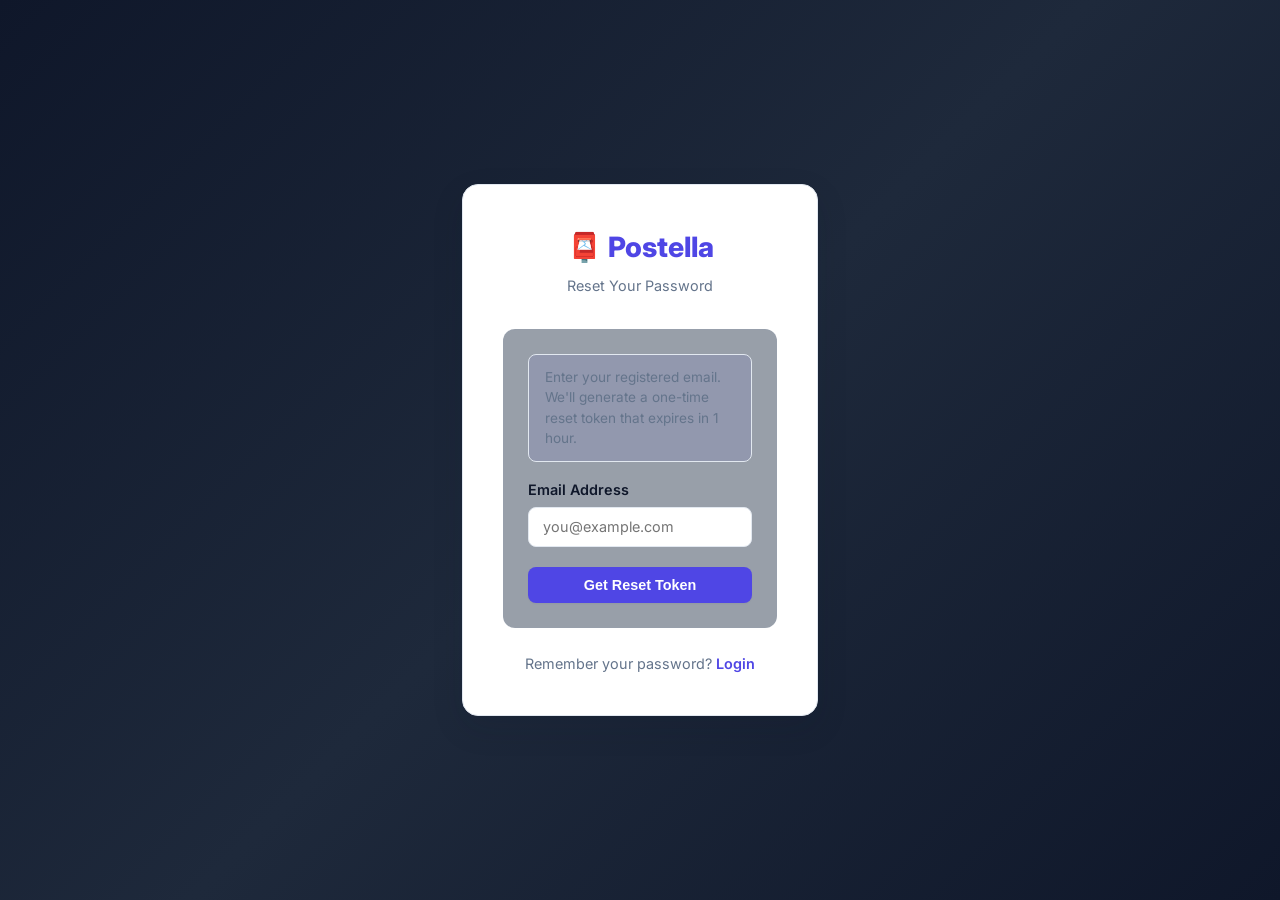
<file: static/forgot-password.html>
<!DOCTYPE html>
<html lang="en">
<head>
    <meta charset="UTF-8">
    <meta name="viewport" content="width=device-width, initial-scale=1.0">
    <title>Reset Password — Postella</title>
    <link rel="stylesheet" href="https://fonts.googleapis.com/css2?family=Inter:wght@400;500;600;700;800&display=swap">
    <link rel="stylesheet" href="/static/css/style.css">
    <link rel="icon" href="data:image/svg+xml,<svg xmlns='http://www.w3.org/2000/svg' viewBox='0 0 100 100'><text y='.9em' font-size='90'>📮</text></svg>">
    <style>
        .step { display: none; }
        .step.active { display: block; }
        .token-display {
            background: var(--bg-color, #f3f4f6);
            border: 1px solid var(--border-color, #e5e7eb);
            border-radius: 8px;
            padding: 1rem;
            margin: 1rem 0;
            word-break: break-all;
            font-family: monospace;
            font-size: 0.85rem;
            line-height: 1.5;
            position: relative;
        }
        .token-display .copy-btn {
            position: absolute;
            top: 0.5rem;
            right: 0.5rem;
            background: var(--primary-color);
            color: #fff;
            border: none;
            border-radius: 4px;
            padding: 0.25rem 0.5rem;
            font-size: 0.75rem;
            cursor: pointer;
        }
        .token-display .copy-btn:hover { opacity: 0.85; }
        .info-box {
            background: var(--primary-light, rgba(79, 70, 229, 0.08));
            border: 1px solid var(--border-color, #e5e7eb);
            border-radius: 8px;
            padding: 0.75rem 1rem;
            margin-bottom: 1rem;
            font-size: 0.85rem;
            color: var(--text-secondary, #64748b);
            line-height: 1.5;
        }
        .divider {
            display: flex;
            align-items: center;
            gap: 0.75rem;
            margin: 1.5rem 0;
            color: var(--text-secondary, #6b7280);
            font-size: 0.85rem;
        }
        .divider::before, .divider::after {
            content: '';
            flex: 1;
            height: 1px;
            background: var(--border-color, #e5e7eb);
        }
    </style>
</head>
<body class="auth-page">
    <div class="auth-container">
        <div class="auth-box">
            <h1>📮 Postella</h1>
            <p class="subtitle">Reset Your Password</p>

            <!-- Step 1: Request token -->
            <div id="step1" class="step active">
                <div class="info-box">
                    Enter your registered email. We'll generate a one-time reset token that expires in 1 hour.
                </div>

                <form id="requestResetForm">
                    <div class="form-group">
                        <label for="email">Email Address</label>
                        <input type="email" id="email" name="email" required placeholder="you@example.com">
                    </div>
                    <button type="submit" class="btn btn-primary btn-block">Get Reset Token</button>
                </form>

                <div id="tokenResult" style="display:none;">
                    <div class="divider">Your Reset Token</div>
                    <div class="token-display">
                        <button class="copy-btn" onclick="copyToken()">Copy</button>
                        <span id="tokenValue"></span>
                    </div>
                    <button class="btn btn-primary btn-block" onclick="goToStep2()">Continue to Reset Password →</button>
                </div>

                <div id="noAccountMsg" style="display:none;">
                    <div class="divider">Result</div>
                    <div class="info-box">
                        If an account with that email exists, a token was generated. Check above or try again.
                    </div>
                </div>
            </div>

            <!-- Step 2: Enter token + new password -->
            <div id="step2" class="step">
                <div class="info-box">
                    Paste the reset token you received, then choose your new password.
                </div>

                <form id="resetPasswordForm">
                    <div class="form-group">
                        <label for="resetToken">Reset Token</label>
                        <input type="text" id="resetToken" name="resetToken" required placeholder="Paste your token here">
                    </div>
                    <div class="form-group">
                        <label for="newPassword">New Password</label>
                        <input type="password" id="newPassword" name="newPassword" required minlength="8" placeholder="Minimum 8 characters">
                    </div>
                    <div class="form-group">
                        <label for="confirmNewPassword">Confirm New Password</label>
                        <input type="password" id="confirmNewPassword" name="confirmNewPassword" required minlength="8" placeholder="Re-enter new password">
                    </div>
                    <button type="submit" class="btn btn-primary btn-block">Reset Password</button>
                </form>
                <p style="text-align:center;margin-top:1rem;">
                    <a href="#" onclick="goToStep1(); return false;" style="color:var(--primary-color);font-size:0.9rem;">← Back to Step 1</a>
                </p>
            </div>

            <p class="auth-footer">
                Remember your password? <a href="/login.html">Login</a>
            </p>
        </div>
    </div>

    <script src="/static/js/app.js"></script>
    <script>
        let generatedToken = '';

        function goToStep1() {
            document.getElementById('step1').classList.add('active');
            document.getElementById('step2').classList.remove('active');
        }

        function goToStep2() {
            document.getElementById('step1').classList.remove('active');
            document.getElementById('step2').classList.add('active');
            if (generatedToken) {
                document.getElementById('resetToken').value = generatedToken;
            }
        }

        function copyToken() {
            navigator.clipboard.writeText(generatedToken).then(() => {
                toast('Token copied to clipboard', 'success');
            });
        }

        // Step 1: Request reset token
        document.getElementById('requestResetForm').addEventListener('submit', async (e) => {
            e.preventDefault();
            const btn = e.target.querySelector('button[type="submit"]');
            setLoading(btn, true);

            const email = document.getElementById('email').value;

            try {
                const data = await apiCall('/auth/forgot-password', {
                    method: 'POST',
                    body: JSON.stringify({ email }),
                    skipAuthRedirect: true
                });

                if (data.reset_token) {
                    generatedToken = data.reset_token;
                    document.getElementById('tokenValue').textContent = data.reset_token;
                    document.getElementById('tokenResult').style.display = 'block';
                    document.getElementById('noAccountMsg').style.display = 'none';
                    toast('Reset token generated!', 'success');
                } else {
                    document.getElementById('tokenResult').style.display = 'none';
                    document.getElementById('noAccountMsg').style.display = 'block';
                    toast('No account found with that email.', 'info');
                }
            } catch (error) {
                toast(error.message, 'error');
            } finally {
                setLoading(btn, false);
            }
        });

        // Step 2: Reset password with token
        document.getElementById('resetPasswordForm').addEventListener('submit', async (e) => {
            e.preventDefault();
            const btn = e.target.querySelector('button[type="submit"]');

            const newPassword = document.getElementById('newPassword').value;
            const confirmPassword = document.getElementById('confirmNewPassword').value;

            if (newPassword !== confirmPassword) {
                toast('Passwords do not match', 'error');
                return;
            }

            if (newPassword.length < 8) {
                toast('Password must be at least 8 characters', 'error');
                return;
            }

            setLoading(btn, true);

            try {
                const data = await apiCall('/auth/reset-password', {
                    method: 'POST',
                    body: JSON.stringify({
                        token: document.getElementById('resetToken').value.trim(),
                        new_password: newPassword
                    }),
                    skipAuthRedirect: true
                });

                toast(data.message, 'success');
                setTimeout(() => {
                    window.location.href = '/login.html';
                }, 2000);
            } catch (error) {
                toast(error.message, 'error');
            } finally {
                setLoading(btn, false);
            }
        });
    </script>
</body>
</html>
</file>
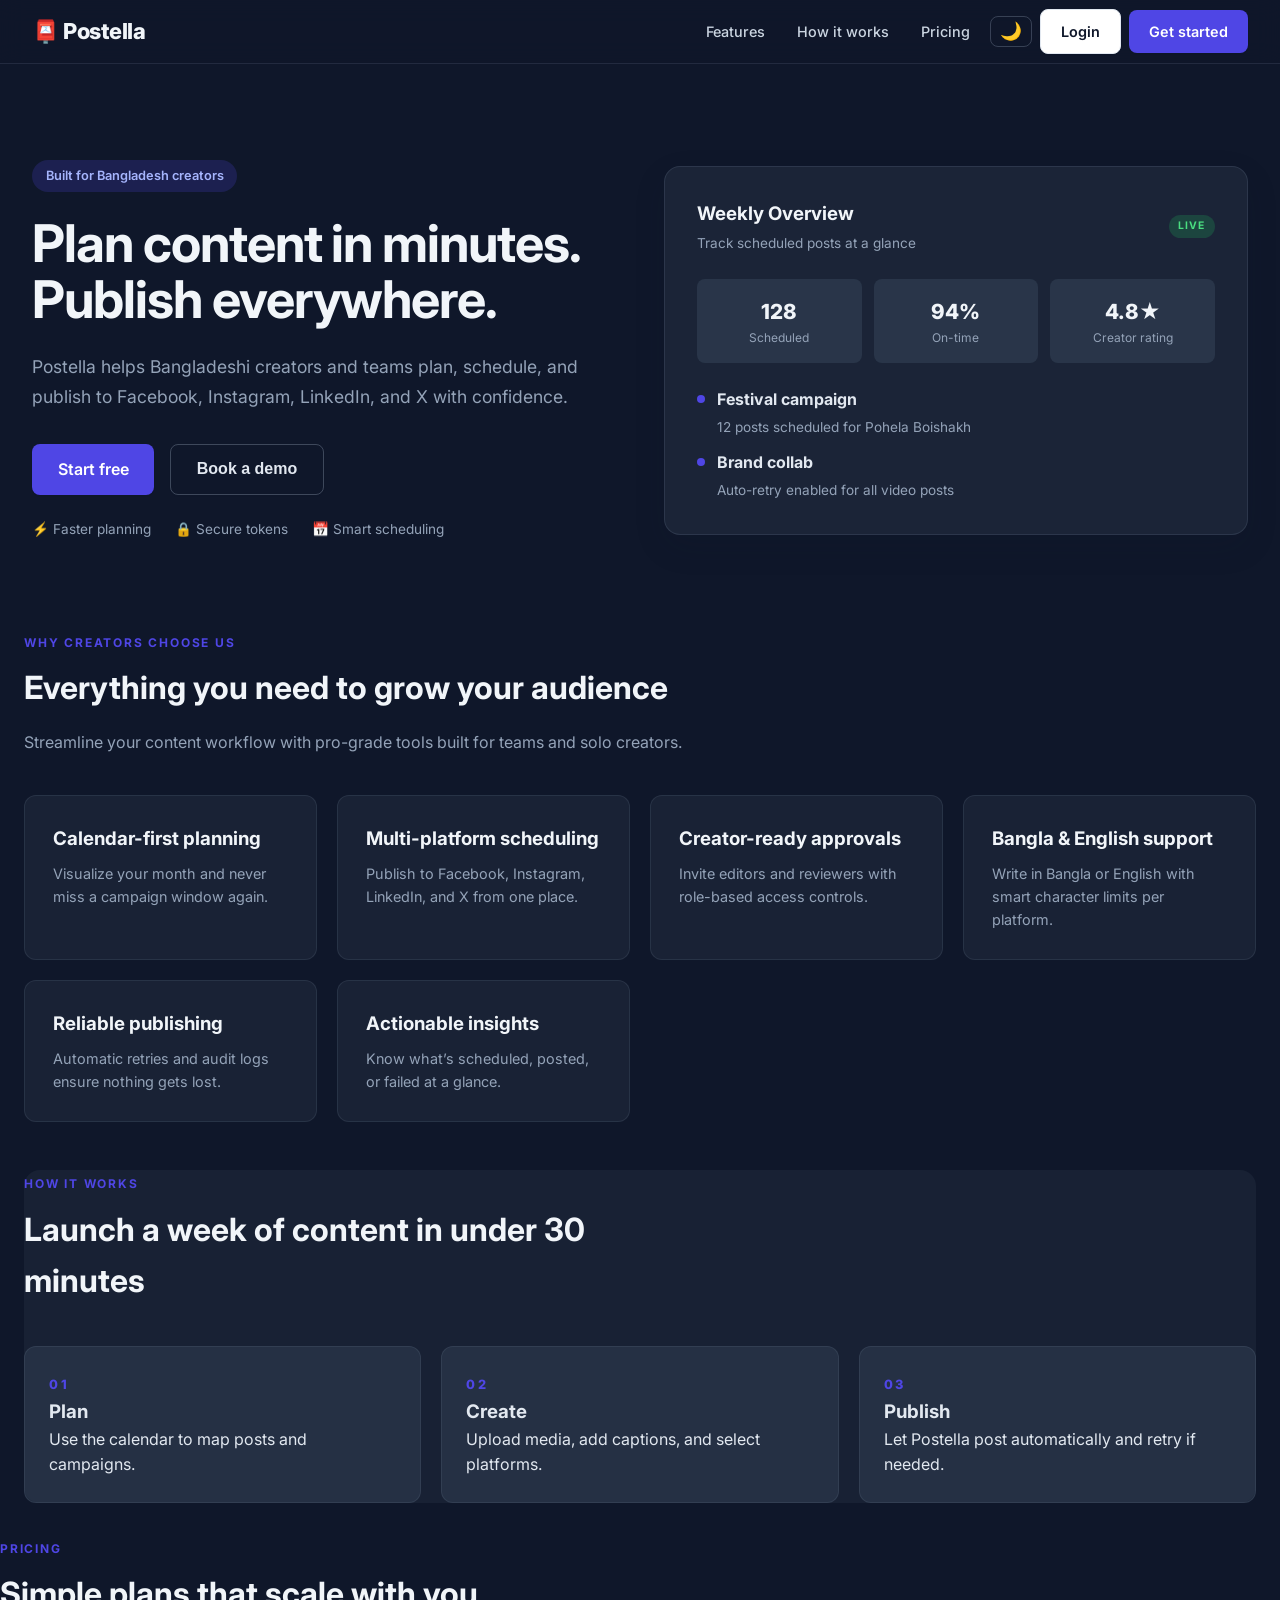
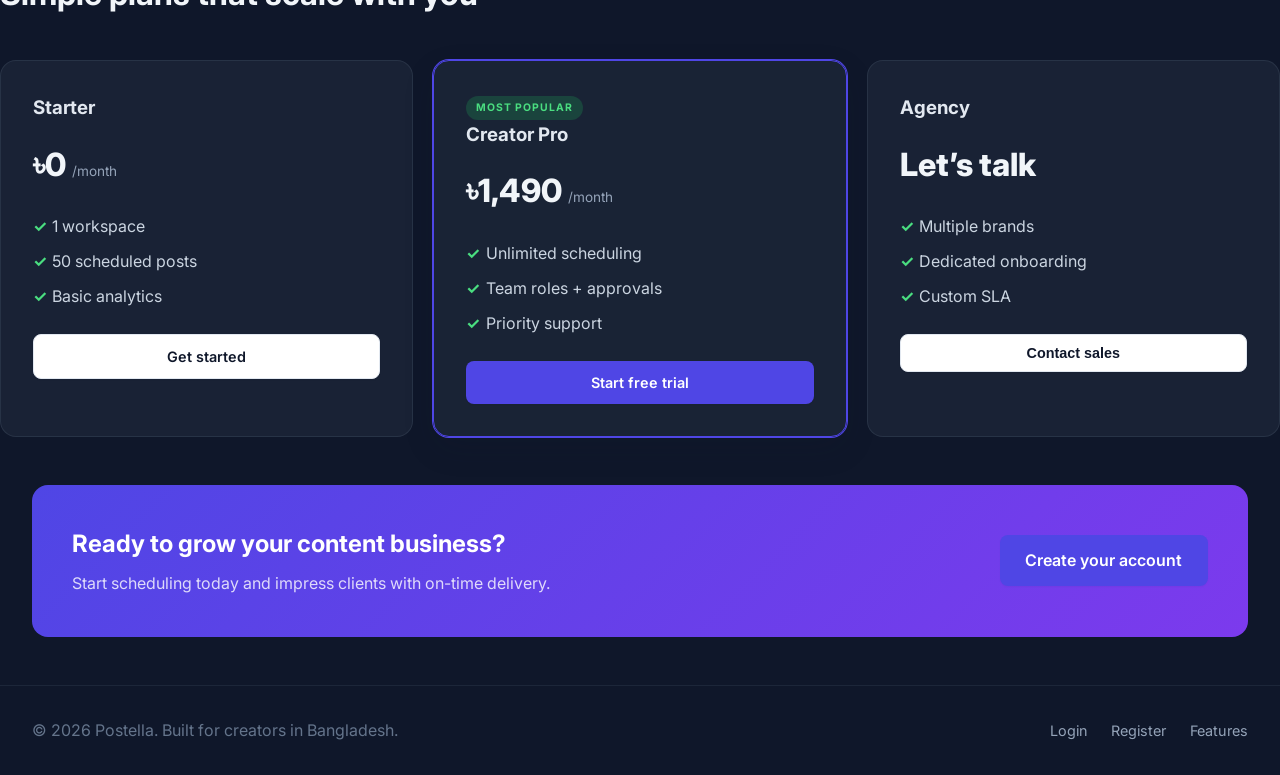
<file: static/landing.html>
<!DOCTYPE html>
<html lang="en">
<head>
    <meta charset="UTF-8">
    <meta name="viewport" content="width=device-width, initial-scale=1.0">
    <title>Postella — Plan, Schedule, Publish</title>
    <link rel="stylesheet" href="https://fonts.googleapis.com/css2?family=Inter:wght@400;500;600;700;800&display=swap">
    <link rel="stylesheet" href="/static/css/style.css">
    <link rel="icon" href="data:image/svg+xml,<svg xmlns='http://www.w3.org/2000/svg' viewBox='0 0 100 100'><text y='.9em' font-size='90'>📮</text></svg>">
</head>
<body class="landing-page">
    <nav class="navbar landing-nav">
        <div class="nav-brand">📮 Postella</div>
        <button class="nav-toggle" aria-label="Menu">
            <svg viewBox="0 0 24 24" fill="none" stroke="currentColor" stroke-width="2"><path d="M3 12h18M3 6h18M3 18h18"/></svg>
        </button>
        <div class="nav-menu">
            <a href="#features" class="nav-link">Features</a>
            <a href="#how" class="nav-link">How it works</a>
            <a href="#pricing" class="nav-link">Pricing</a>
            <button class="theme-toggle" onclick="toggleTheme()" title="Toggle theme">🌙</button>
            <a href="/login.html" class="btn btn-secondary">Login</a>
            <a href="/register.html" class="btn btn-primary">Get started</a>
        </div>
    </nav>

    <header class="hero">
        <div class="hero-content">
            <div class="hero-badge">Built for Bangladesh creators</div>
            <h1>Plan content in minutes. Publish everywhere.</h1>
            <p>
                Postella helps Bangladeshi creators and teams plan, schedule, and publish
                to Facebook, Instagram, LinkedIn, and X with confidence.
            </p>
            <div class="hero-actions">
                <a href="/register.html" class="btn btn-primary btn-lg">Start free</a>
                <button class="btn btn-ghost btn-lg" onclick="openBookingModal('demo')">Book a demo</button>
            </div>
            <div class="hero-proof">
                <span>⚡ Faster planning</span>
                <span>🔒 Secure tokens</span>
                <span>📅 Smart scheduling</span>
            </div>
        </div>
        <div class="hero-card">
            <div class="hero-card-header">
                <div>
                    <h3>Weekly Overview</h3>
                    <p>Track scheduled posts at a glance</p>
                </div>
                <span class="pill">Live</span>
            </div>
            <div class="hero-metrics">
                <div class="metric">
                    <div class="metric-value">128</div>
                    <div class="metric-label">Scheduled</div>
                </div>
                <div class="metric">
                    <div class="metric-value">94%</div>
                    <div class="metric-label">On-time</div>
                </div>
                <div class="metric">
                    <div class="metric-value">4.8★</div>
                    <div class="metric-label">Creator rating</div>
                </div>
            </div>
            <div class="hero-list">
                <div class="hero-list-item">
                    <span class="dot"></span>
                    <div>
                        <strong>Festival campaign</strong>
                        <p>12 posts scheduled for Pohela Boishakh</p>
                    </div>
                </div>
                <div class="hero-list-item">
                    <span class="dot"></span>
                    <div>
                        <strong>Brand collab</strong>
                        <p>Auto-retry enabled for all video posts</p>
                    </div>
                </div>
            </div>
        </div>
    </header>

    <section id="features" class="section landing-section">
        <div class="section-head">
            <span class="eyebrow">Why creators choose us</span>
            <h2>Everything you need to grow your audience</h2>
            <p>Streamline your content workflow with pro-grade tools built for teams and solo creators.</p>
        </div>
        <div class="feature-grid">
            <div class="feature-card">
                <h3>Calendar-first planning</h3>
                <p>Visualize your month and never miss a campaign window again.</p>
            </div>
            <div class="feature-card">
                <h3>Multi-platform scheduling</h3>
                <p>Publish to Facebook, Instagram, LinkedIn, and X from one place.</p>
            </div>
            <div class="feature-card">
                <h3>Creator-ready approvals</h3>
                <p>Invite editors and reviewers with role-based access controls.</p>
            </div>
            <div class="feature-card">
                <h3>Bangla & English support</h3>
                <p>Write in Bangla or English with smart character limits per platform.</p>
            </div>
            <div class="feature-card">
                <h3>Reliable publishing</h3>
                <p>Automatic retries and audit logs ensure nothing gets lost.</p>
            </div>
            <div class="feature-card">
                <h3>Actionable insights</h3>
                <p>Know what’s scheduled, posted, or failed at a glance.</p>
            </div>
        </div>
    </section>

    <section id="how" class="landing-section alt">
        <div class="section-head">
            <span class="eyebrow">How it works</span>
            <h2>Launch a week of content in under 30 minutes</h2>
        </div>
        <div class="steps">
            <div class="step">
                <span class="step-number">01</span>
                <h3>Plan</h3>
                <p>Use the calendar to map posts and campaigns.</p>
            </div>
            <div class="step">
                <span class="step-number">02</span>
                <h3>Create</h3>
                <p>Upload media, add captions, and select platforms.</p>
            </div>
            <div class="step">
                <span class="step-number">03</span>
                <h3>Publish</h3>
                <p>Let Postella post automatically and retry if needed.</p>
            </div>
        </div>
    </section>

    <section id="pricing" class="landing-section">
        <div class="section-head">
            <span class="eyebrow">Pricing</span>
            <h2>Simple plans that scale with you</h2>
        </div>
        <div class="pricing-grid">
            <div class="pricing-card">
                <h3>Starter</h3>
                <p class="price">৳0 <span>/month</span></p>
                <ul>
                    <li>1 workspace</li>
                    <li>50 scheduled posts</li>
                    <li>Basic analytics</li>
                </ul>
                <a href="/register.html" class="btn btn-secondary btn-block">Get started</a>
            </div>
            <div class="pricing-card featured">
                <div class="pill">Most popular</div>
                <h3>Creator Pro</h3>
                <p class="price">৳1,490 <span>/month</span></p>
                <ul>
                    <li>Unlimited scheduling</li>
                    <li>Team roles + approvals</li>
                    <li>Priority support</li>
                </ul>
                <a href="/register.html" class="btn btn-primary btn-block">Start free trial</a>
            </div>
            <div class="pricing-card">
                <h3>Agency</h3>
                <p class="price">Let’s talk</p>
                <ul>
                    <li>Multiple brands</li>
                    <li>Dedicated onboarding</li>
                    <li>Custom SLA</li>
                </ul>
                <button class="btn btn-secondary btn-block" onclick="openBookingModal('sales')">Contact sales</button>
            </div>
        </div>
    </section>

    <section class="cta">
        <div>
            <h2>Ready to grow your content business?</h2>
            <p>Start scheduling today and impress clients with on-time delivery.</p>
        </div>
        <a href="/register.html" class="btn btn-primary btn-lg">Create your account</a>
    </section>

    <footer class="footer">
        <div>© 2026 Postella. Built for creators in Bangladesh.</div>
        <div class="footer-links">
            <a href="/login.html">Login</a>
            <a href="/register.html">Register</a>
            <a href="#features">Features</a>
        </div>
    </footer>
    <script src="/static/js/app.js"></script>

    <!-- Booking / Contact Modal -->
    <div id="bookingModal" class="modal-overlay" style="display:none">
        <div class="modal-dialog">
            <button class="modal-close" onclick="closeBookingModal()" aria-label="Close">&times;</button>
            <h2 id="bookingModalTitle">Book a Demo</h2>
            <p id="bookingModalSubtitle" class="modal-subtitle">Tell us when works best and we'll set it up.</p>

            <form id="bookingForm" autocomplete="on">
                <input type="hidden" id="bookingType" value="demo">

                <div class="form-group">
                    <label for="bookingName">Name <span class="optional">(optional)</span></label>
                    <input type="text" id="bookingName" placeholder="Your name" autocomplete="name">
                </div>

                <div class="form-group">
                    <label for="bookingEmail">Email <span class="required">*</span></label>
                    <input type="email" id="bookingEmail" placeholder="you@example.com" required autocomplete="email">
                </div>

                <div class="form-row">
                    <div class="form-group">
                        <label for="bookingDate">Preferred date <span class="required">*</span></label>
                        <input type="date" id="bookingDate" required>
                    </div>
                    <div class="form-group">
                        <label for="bookingTime">Preferred time <span class="required">*</span></label>
                        <input type="time" id="bookingTime" required>
                    </div>
                </div>

                <div class="form-group">
                    <label for="bookingTimezone">Timezone</label>
                    <select id="bookingTimezone">
                        <option value="Asia/Dhaka">Asia/Dhaka (BST)</option>
                        <option value="UTC">UTC</option>
                        <option value="America/New_York">America/New_York (ET)</option>
                        <option value="Europe/London">Europe/London (GMT/BST)</option>
                        <option value="Asia/Kolkata">Asia/Kolkata (IST)</option>
                    </select>
                </div>

                <div class="form-group">
                    <label for="bookingMessage">Message <span class="optional">(optional)</span></label>
                    <textarea id="bookingMessage" rows="3" placeholder="Anything you'd like us to know…"></textarea>
                </div>

                <button type="submit" class="btn btn-primary btn-block" id="bookingSubmit">
                    <span class="btn-text">Submit request</span>
                    <span class="btn-spinner" style="display:none">⏳ Sending…</span>
                </button>
            </form>

            <div id="bookingSuccess" style="display:none" class="booking-success">
                <div class="success-icon">🎉</div>
                <h3>We've got your request!</h3>
                <p>Our team will reach out to <strong id="successEmail"></strong> shortly.</p>
                <button class="btn btn-secondary" onclick="closeBookingModal()">Close</button>
            </div>
        </div>
    </div>

    <script>
    /* ---- Booking modal logic ---- */
    (function() {
        const modal = document.getElementById('bookingModal');
        const form = document.getElementById('bookingForm');
        const success = document.getElementById('bookingSuccess');

        // Set minimum date to today
        const dateInput = document.getElementById('bookingDate');
        const today = new Date().toISOString().split('T')[0];
        dateInput.setAttribute('min', today);
        dateInput.value = today;

        // Auto-detect timezone
        try {
            const tz = Intl.DateTimeFormat().resolvedOptions().timeZone;
            const sel = document.getElementById('bookingTimezone');
            for (const opt of sel.options) {
                if (opt.value === tz) { opt.selected = true; break; }
            }
        } catch(_) {}

        window.openBookingModal = function(type) {
            const title = document.getElementById('bookingModalTitle');
            const subtitle = document.getElementById('bookingModalSubtitle');
            document.getElementById('bookingType').value = type;

            if (type === 'sales') {
                title.textContent = 'Contact Sales';
                subtitle.textContent = 'Tell us about your agency needs and we\'ll schedule a call.';
            } else {
                title.textContent = 'Book a Demo';
                subtitle.textContent = 'Tell us when works best and we\'ll set it up.';
            }

            form.style.display = '';
            success.style.display = 'none';
            form.reset();
            dateInput.value = today;
            modal.style.display = 'flex';
            document.body.style.overflow = 'hidden';
            document.getElementById('bookingEmail').focus();
        };

        window.closeBookingModal = function() {
            modal.style.display = 'none';
            document.body.style.overflow = '';
        };

        // Close on backdrop click
        modal.addEventListener('click', function(e) {
            if (e.target === modal) closeBookingModal();
        });

        // Close on Escape
        document.addEventListener('keydown', function(e) {
            if (e.key === 'Escape' && modal.style.display === 'flex') closeBookingModal();
        });

        form.addEventListener('submit', async function(e) {
            e.preventDefault();
            const btn = document.getElementById('bookingSubmit');
            const btnText = btn.querySelector('.btn-text');
            const btnSpinner = btn.querySelector('.btn-spinner');
            btn.disabled = true;
            btnText.style.display = 'none';
            btnSpinner.style.display = '';

            const payload = {
                email: document.getElementById('bookingEmail').value.trim(),
                name: document.getElementById('bookingName').value.trim() || undefined,
                preferred_date: document.getElementById('bookingDate').value,
                preferred_time: document.getElementById('bookingTime').value,
                timezone: document.getElementById('bookingTimezone').value,
                message: document.getElementById('bookingMessage').value.trim() || undefined,
                booking_type: document.getElementById('bookingType').value,
            };

            try {
                const res = await fetch('/api/contact/book-demo', {
                    method: 'POST',
                    headers: {'Content-Type': 'application/json'},
                    body: JSON.stringify(payload)
                });
                const data = await res.json();

                if (res.ok) {
                    form.style.display = 'none';
                    document.getElementById('successEmail').textContent = payload.email;
                    success.style.display = '';
                } else {
                    if (typeof toast === 'function') toast(data.error || 'Something went wrong', 'error');
                    else alert(data.error || 'Something went wrong');
                }
            } catch (err) {
                if (typeof toast === 'function') toast('Network error. Please try again.', 'error');
                else alert('Network error. Please try again.');
            } finally {
                btn.disabled = false;
                btnText.style.display = '';
                btnSpinner.style.display = 'none';
            }
        });
    })();
    </script>
</body>
</html>
</file>
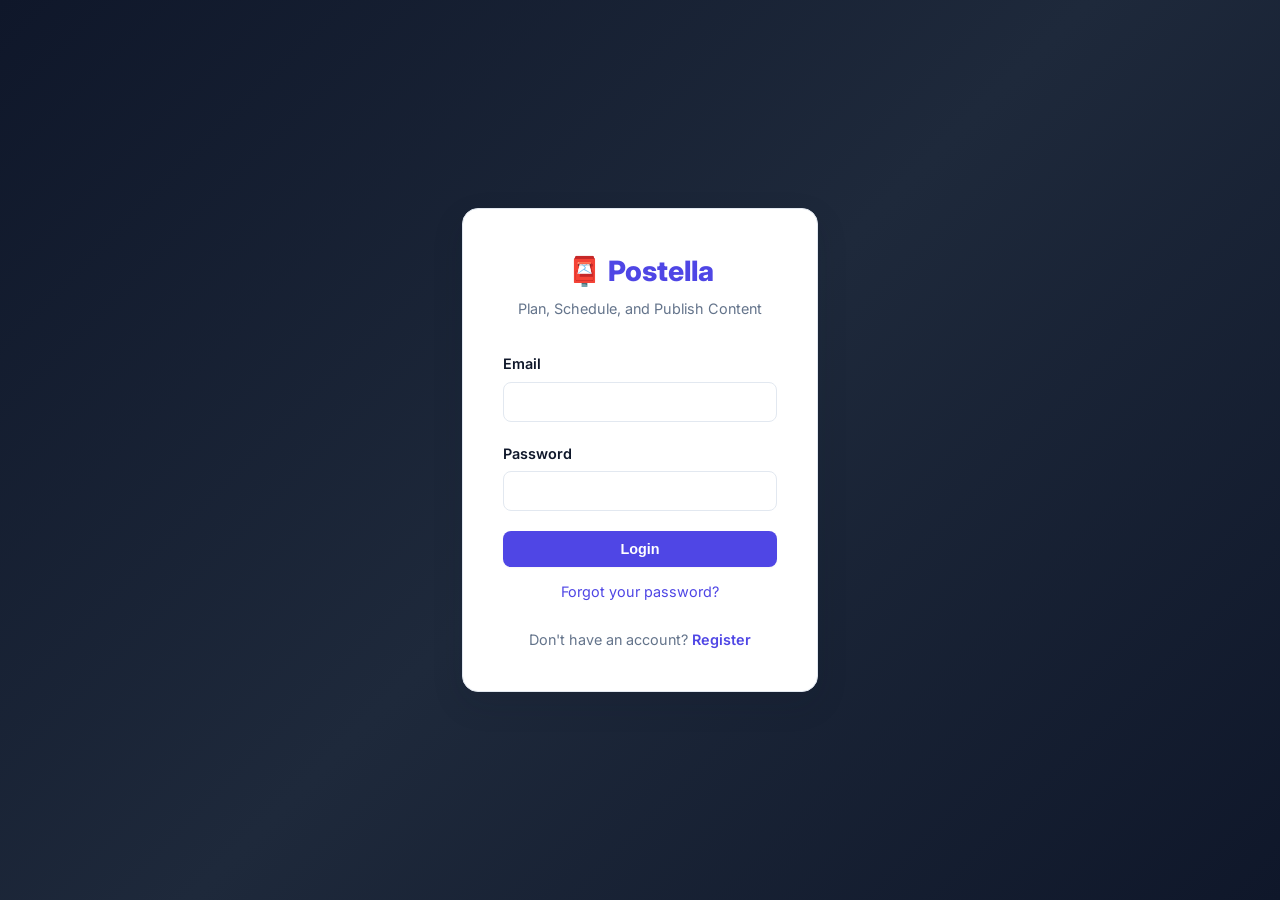
<file: static/login.html>
<!DOCTYPE html>
<html lang="en">
<head>
    <meta charset="UTF-8">
    <meta name="viewport" content="width=device-width, initial-scale=1.0">
    <title>Postella — Login</title>
    <link rel="stylesheet" href="https://fonts.googleapis.com/css2?family=Inter:wght@400;500;600;700;800&display=swap">
    <link rel="stylesheet" href="/static/css/style.css">
    <link rel="icon" href="data:image/svg+xml,<svg xmlns='http://www.w3.org/2000/svg' viewBox='0 0 100 100'><text y='.9em' font-size='90'>📮</text></svg>">
</head>
<body class="auth-page">
    <div class="auth-container">
        <div class="auth-box">
            <h1>📮 Postella</h1>
            <p class="subtitle">Plan, Schedule, and Publish Content</p>
            
            <div id="errorMessage" class="error-message" style="display: none;"></div>
            
            <form id="loginForm">
                <div class="form-group">
                    <label for="email">Email</label>
                    <input type="email" id="email" name="email" required>
                </div>
                
                <div class="form-group">
                    <label for="password">Password</label>
                    <input type="password" id="password" name="password" required>
                </div>
                
                <button type="submit" class="btn btn-primary btn-block">Login</button>
            </form>

            <p style="text-align:center;margin-top:0.75rem;">
                <a href="/forgot-password.html" style="color:var(--primary-color);font-size:0.9rem;text-decoration:none;">Forgot your password?</a>
            </p>
            
            <p class="auth-footer">
                Don't have an account? <a href="/register.html">Register</a>
            </p>
        </div>
    </div>
    
    <script src="/static/js/app.js"></script>
    <script src="/static/js/auth.js"></script>
</body>
</html>
</file>
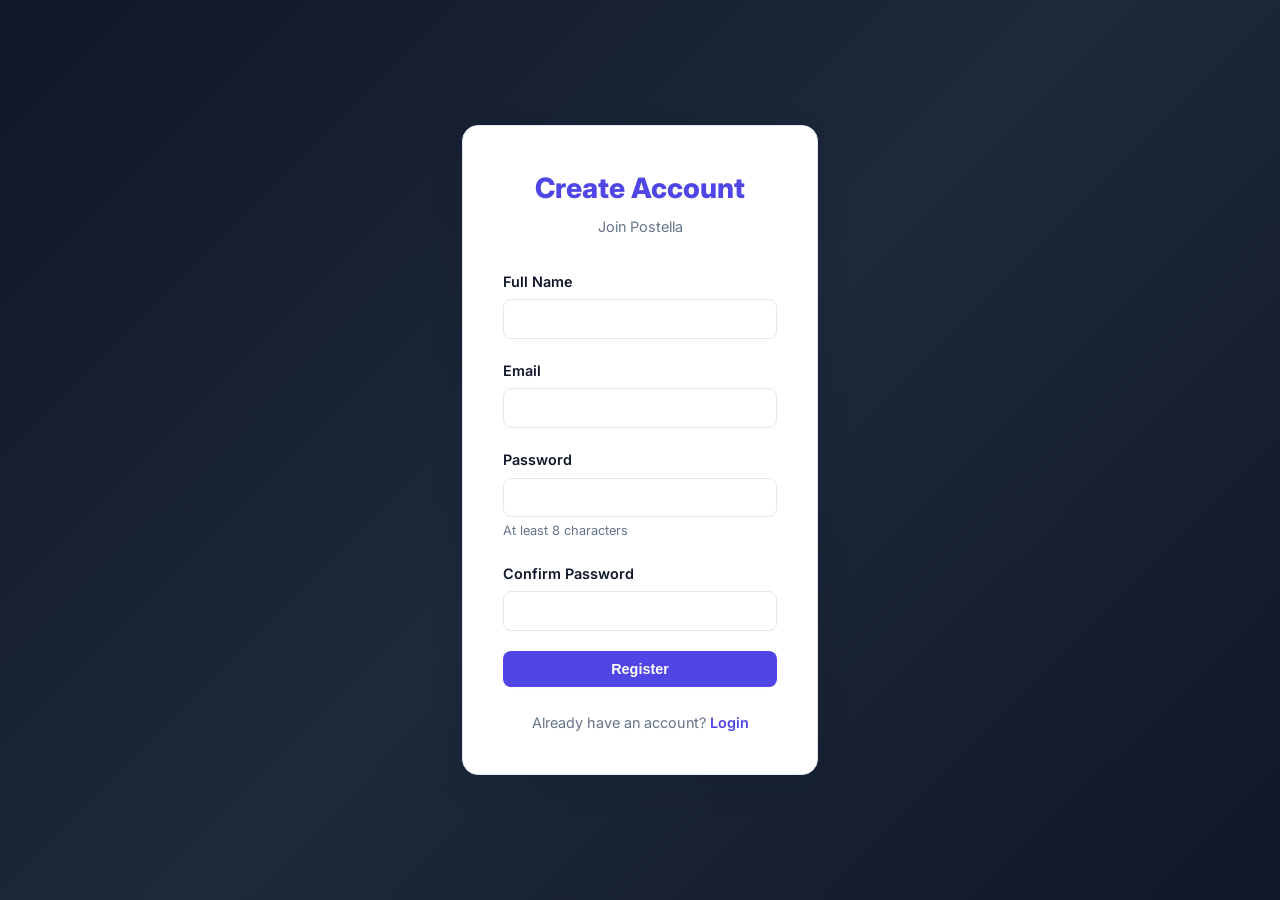
<file: static/register.html>
<!DOCTYPE html>
<html lang="en">
<head>
    <meta charset="UTF-8">
    <meta name="viewport" content="width=device-width, initial-scale=1.0">
    <title>Postella — Register</title>
    <link rel="stylesheet" href="https://fonts.googleapis.com/css2?family=Inter:wght@400;500;600;700;800&display=swap">
    <link rel="stylesheet" href="/static/css/style.css">
    <link rel="icon" href="data:image/svg+xml,<svg xmlns='http://www.w3.org/2000/svg' viewBox='0 0 100 100'><text y='.9em' font-size='90'>📮</text></svg>">
</head>
<body class="auth-page">
    <div class="auth-container">
        <div class="auth-box">
            <h1>Create Account</h1>
            <p class="subtitle">Join Postella</p>
            
            <div id="errorMessage" class="error-message" style="display: none;"></div>
            <div id="successMessage" class="success-message" style="display: none;"></div>
            
            <form id="registerForm">
                <div class="form-group">
                    <label for="fullName">Full Name</label>
                    <input type="text" id="fullName" name="full_name" required>
                </div>
                
                <div class="form-group">
                    <label for="email">Email</label>
                    <input type="email" id="email" name="email" required>
                </div>
                
                <div class="form-group">
                    <label for="password">Password</label>
                    <input type="password" id="password" name="password" required minlength="8">
                    <small>At least 8 characters</small>
                </div>
                
                <div class="form-group">
                    <label for="confirmPassword">Confirm Password</label>
                    <input type="password" id="confirmPassword" name="confirm_password" required minlength="8">
                </div>
                
                <button type="submit" class="btn btn-primary btn-block">Register</button>
            </form>
            
            <p class="auth-footer">
                Already have an account? <a href="/login.html">Login</a>
            </p>
        </div>
    </div>
    
    <script src="/static/js/app.js"></script>
    <script src="/static/js/auth.js"></script>
</body>
</html>
</file>
<file: static/css/style.css>
/* Global Styles */
:root {
    --primary-color: #4f46e5;
    --primary-hover: #4338ca;
    --primary-light: rgba(79, 70, 229, 0.08);
    --secondary-color: #6b7280;
    --success-color: #16a34a;
    --error-color: #ef4444;
    --warning-color: #f59e0b;
    --bg-color: #f8fafc;
    --card-bg: #ffffff;
    --text-primary: #0f172a;
    --text-secondary: #64748b;
    --border-color: #e2e8f0;
    --shadow-sm: 0 1px 2px rgba(15, 23, 42, 0.04);
    --shadow: 0 4px 12px rgba(15, 23, 42, 0.08);
    --shadow-lg: 0 12px 32px rgba(15, 23, 42, 0.12);
    --radius-sm: 0.5rem;
    --radius-md: 0.75rem;
    --radius-lg: 1rem;
    --transition: 0.2s cubic-bezier(0.4, 0, 0.2, 1);
    --input-bg: #ffffff;
    --nav-bg: rgba(255, 255, 255, 0.95);
    --badge-draft-bg: #f1f5f9; --badge-draft-fg: #475569;
    --badge-scheduled-bg: #dbeafe; --badge-scheduled-fg: #1d4ed8;
    --badge-posted-bg: #dcfce7; --badge-posted-fg: #15803d;
    --badge-failed-bg: #fee2e2; --badge-failed-fg: #b91c1c;
    --error-msg-bg: #fef2f2; --error-msg-fg: #b91c1c; --error-msg-border: #fecaca;
    --success-msg-bg: #f0fdf4; --success-msg-fg: #15803d; --success-msg-border: #bbf7d0;
    --calendar-day-bg: #ffffff;
    --modal-overlay: rgba(15, 23, 42, 0.5);
}

/* ── Dark Theme ── */
[data-theme="dark"] {
    --primary-light: rgba(99, 102, 241, 0.15);
    --bg-color: #0f172a;
    --card-bg: #1e293b;
    --text-primary: #e2e8f0;
    --text-secondary: #94a3b8;
    --border-color: #334155;
    --shadow-sm: 0 1px 2px rgba(0, 0, 0, 0.3);
    --shadow: 0 4px 12px rgba(0, 0, 0, 0.4);
    --shadow-lg: 0 12px 32px rgba(0, 0, 0, 0.5);
    --input-bg: #1e293b;
    --nav-bg: rgba(15, 23, 42, 0.95);
    --badge-draft-bg: #334155; --badge-draft-fg: #94a3b8;
    --badge-scheduled-bg: rgba(59, 130, 246, 0.2); --badge-scheduled-fg: #60a5fa;
    --badge-posted-bg: rgba(34, 197, 94, 0.2); --badge-posted-fg: #4ade80;
    --badge-failed-bg: rgba(239, 68, 68, 0.2); --badge-failed-fg: #f87171;
    --error-msg-bg: rgba(239, 68, 68, 0.1); --error-msg-fg: #f87171; --error-msg-border: rgba(239, 68, 68, 0.25);
    --success-msg-bg: rgba(34, 197, 94, 0.1); --success-msg-fg: #4ade80; --success-msg-border: rgba(34, 197, 94, 0.25);
    --calendar-day-bg: #1e293b;
    --modal-overlay: rgba(0, 0, 0, 0.6);
}

* { margin: 0; padding: 0; box-sizing: border-box; }

body {
    font-family: 'Inter', -apple-system, BlinkMacSystemFont, 'Segoe UI', Roboto, sans-serif;
    background-color: var(--bg-color);
    color: var(--text-primary);
    line-height: 1.6;
    -webkit-font-smoothing: antialiased;
}

.landing-page { background: #0f172a; color: #e2e8f0; }
.dashboard-page { background: var(--bg-color); }

.container { max-width: 1280px; margin: 0 auto; padding: 24px; }

/* ── Toast Notifications ── */
.toast-container {
    position: fixed; top: 20px; right: 20px; z-index: 9999;
    display: flex; flex-direction: column; gap: 10px;
}
.toast {
    padding: 14px 20px; border-radius: var(--radius-sm);
    color: #fff; font-weight: 500; font-size: 0.9rem;
    box-shadow: var(--shadow-lg); min-width: 280px; max-width: 420px;
    display: flex; align-items: center; gap: 10px;
    animation: slideIn 0.3s ease;
}
.toast-success { background: #059669; }
.toast-error { background: #dc2626; }
.toast-info { background: #2563eb; }
.toast-close {
    margin-left: auto; background: none; border: none;
    color: inherit; cursor: pointer; font-size: 1.1rem; opacity: 0.8;
}
.toast-close:hover { opacity: 1; }
@keyframes slideIn { from { transform: translateX(100%); opacity: 0; } to { transform: translateX(0); opacity: 1; } }
@keyframes slideOut { from { opacity: 1; } to { transform: translateX(100%); opacity: 0; } }

/* ── Navigation ── */
.navbar {
    background: var(--nav-bg);
    border-bottom: 1px solid var(--border-color);
    padding: 0 2rem; height: 64px;
    display: flex; justify-content: space-between; align-items: center;
    box-shadow: var(--shadow-sm);
    position: sticky; top: 0; z-index: 100;
    backdrop-filter: blur(12px);
}
.landing-nav {
    background: rgba(15, 23, 42, 0.8);
    border-bottom: 1px solid rgba(148, 163, 184, 0.15);
    box-shadow: none;
}
.landing-nav .nav-brand { color: #f1f5f9; }
.landing-nav .nav-link { color: #cbd5e1; }
.landing-nav .nav-link:hover, .landing-nav .nav-link.active {
    background: rgba(148, 163, 184, 0.15); color: #fff;
}
.nav-brand { font-size: 1.375rem; font-weight: 800; color: var(--primary-color); letter-spacing: -0.02em; }
.nav-menu { display: flex; gap: 0.5rem; align-items: center; }
.nav-link {
    color: var(--text-secondary); text-decoration: none; font-weight: 500;
    padding: 0.4rem 0.75rem; border-radius: var(--radius-sm);
    transition: color var(--transition), background var(--transition); font-size: 0.9rem;
}
.nav-link:hover, .nav-link.active { color: var(--primary-color); background: var(--primary-light); }

/* Mobile hamburger */
.nav-toggle { display: none; background: none; border: none; cursor: pointer; padding: 0.5rem; color: var(--text-primary); }
.nav-toggle svg { width: 24px; height: 24px; }
.landing-nav .nav-toggle { color: #e2e8f0; }

/* ── Dashboard Hero ── */
.dashboard-hero {
    background: linear-gradient(135deg, #4f46e5 0%, #7c3aed 100%);
    border-radius: var(--radius-lg); padding: 2.5rem; color: #fff;
    display: flex; justify-content: space-between; align-items: center;
    gap: 1.5rem; box-shadow: var(--shadow-lg); margin-bottom: 2rem;
}
.dashboard-hero h1 { font-size: 1.75rem; margin-bottom: 0.25rem; }
.dashboard-hero p { color: rgba(255,255,255,0.8); }
.dashboard-actions { display: flex; gap: 0.75rem; flex-wrap: wrap; }

/* ── Page Header ── */
.page-header {
    display: flex; justify-content: space-between; align-items: center; margin-bottom: 2rem;
}
.page-header h1 { font-size: 1.75rem; font-weight: 700; }

/* ── Buttons ── */
.btn {
    padding: 0.625rem 1.25rem; border: none; border-radius: var(--radius-sm);
    font-size: 0.9rem; font-weight: 600; cursor: pointer;
    transition: all var(--transition); text-decoration: none; display: inline-flex;
    align-items: center; justify-content: center; gap: 0.5rem;
    box-shadow: var(--shadow-sm); white-space: nowrap;
}
.btn:disabled, .btn.loading { opacity: 0.6; pointer-events: none; }
.btn.loading::after {
    content: ''; width: 14px; height: 14px; border: 2px solid transparent;
    border-top-color: currentColor; border-radius: 50%;
    animation: spin 0.6s linear infinite;
}
@keyframes spin { to { transform: rotate(360deg); } }
.btn-lg { padding: 0.8rem 1.6rem; font-size: 1rem; }
.btn-sm { padding: 0.4rem 0.8rem; font-size: 0.8rem; }
.btn-ghost {
    background: transparent; color: #e2e8f0;
    border: 1px solid rgba(148, 163, 184, 0.35);
}
.btn-ghost:hover { background: rgba(148, 163, 184, 0.12); transform: translateY(-1px); }
.btn-primary { background: var(--primary-color); color: #fff; }
.btn-primary:hover { background: var(--primary-hover); transform: translateY(-1px); box-shadow: var(--shadow); }
.btn-secondary { background: var(--card-bg); color: var(--text-primary); border: 1px solid var(--border-color); }
.btn-secondary:hover { background: var(--bg-color); transform: translateY(-1px); }
.btn-block { width: 100%; }
.btn-danger { background: var(--error-color); color: #fff; }
.btn-danger:hover { background: #dc2626; }

/* ── Stats Cards ── */
.stats-grid {
    display: grid; grid-template-columns: repeat(auto-fit, minmax(220px, 1fr));
    gap: 1rem; margin-bottom: 2rem;
}
.stat-card {
    background: var(--card-bg); padding: 1.5rem; border-radius: var(--radius-md);
    box-shadow: var(--shadow-sm); border: 1px solid var(--border-color);
    transition: transform var(--transition), box-shadow var(--transition);
}
.stat-card:hover { transform: translateY(-2px); box-shadow: var(--shadow); }
.stat-value { font-size: 2rem; font-weight: 800; color: var(--primary-color); margin-bottom: 0.25rem; }
.stat-label { color: var(--text-secondary); font-size: 0.8rem; text-transform: uppercase; letter-spacing: 0.06em; font-weight: 600; }

/* ── Sections ── */
.section {
    background: var(--card-bg); padding: 1.5rem; border-radius: var(--radius-md);
    box-shadow: var(--shadow-sm); margin-bottom: 1.5rem; border: 1px solid var(--border-color);
}
.section h2 { margin-bottom: 1rem; font-size: 1.25rem; }

/* Landing Sections */
.landing-section { background: transparent; color: #e2e8f0; border: none; box-shadow: none; }
.landing-section.alt { background: rgba(30, 41, 59, 0.6); border-radius: var(--radius-lg); margin: 0 24px 2rem; }
.section-head { max-width: 680px; margin-bottom: 2.5rem; }
.section-head h2 { font-size: 2rem; margin: 0.5rem 0 1rem; color: #f1f5f9; }
.section-head p { color: #94a3b8; }
.eyebrow { text-transform: uppercase; letter-spacing: 0.15em; font-size: 0.75rem; color: var(--primary-color); font-weight: 700; }

/* Hero */
.hero {
    display: grid; grid-template-columns: 1fr 1fr; gap: 3rem;
    padding: 6rem 2rem 4rem; align-items: center; max-width: 1280px; margin: 0 auto;
}
.hero-content h1 {
    font-size: clamp(2.2rem, 3vw + 1rem, 3.25rem); line-height: 1.08;
    margin-bottom: 1.5rem; color: #f1f5f9; letter-spacing: -0.02em;
}
.hero-content p { color: #94a3b8; font-size: 1.1rem; margin-bottom: 2rem; line-height: 1.7; }
.hero-badge {
    display: inline-flex; padding: 0.35rem 0.85rem; border-radius: 999px;
    background: rgba(79, 70, 229, 0.2); color: #a5b4fc; font-size: 0.8rem;
    font-weight: 600; margin-bottom: 1.5rem;
}
.hero-actions { display: flex; gap: 1rem; flex-wrap: wrap; margin-bottom: 1.5rem; }
.hero-proof { display: flex; gap: 1.5rem; flex-wrap: wrap; color: #94a3b8; font-size: 0.85rem; }
.hero-card {
    background: rgba(30, 41, 59, 0.8); border: 1px solid rgba(148, 163, 184, 0.15);
    border-radius: var(--radius-lg); padding: 2rem; box-shadow: var(--shadow-lg);
}
.hero-card-header { display: flex; justify-content: space-between; align-items: center; margin-bottom: 1.5rem; }
.hero-card-header h3 { color: #f1f5f9; margin-bottom: 0.25rem; }
.hero-card-header p { color: #94a3b8; font-size: 0.85rem; }
.pill {
    display: inline-flex; padding: 0.2rem 0.6rem; border-radius: 999px;
    font-size: 0.65rem; text-transform: uppercase; letter-spacing: 0.1em;
    background: rgba(34, 197, 94, 0.2); color: #4ade80; font-weight: 700;
}
.hero-metrics { display: grid; grid-template-columns: repeat(3, 1fr); gap: 0.75rem; margin-bottom: 1.5rem; }
.metric { background: rgba(51, 65, 85, 0.6); border-radius: var(--radius-sm); padding: 1rem; text-align: center; }
.metric-value { font-size: 1.3rem; font-weight: 800; color: #f1f5f9; }
.metric-label { color: #94a3b8; font-size: 0.75rem; }
.hero-list { display: grid; gap: 0.75rem; }
.hero-list-item { display: flex; gap: 0.75rem; align-items: start; }
.hero-list-item p { color: #94a3b8; margin-top: 0.25rem; font-size: 0.85rem; }
.dot { width: 8px; height: 8px; border-radius: 50%; background: var(--primary-color); margin-top: 0.5rem; flex-shrink: 0; }

/* Feature grid */
.feature-grid { display: grid; grid-template-columns: repeat(auto-fit, minmax(260px, 1fr)); gap: 1.25rem; }
.feature-card {
    background: rgba(30, 41, 59, 0.7); border: 1px solid rgba(148, 163, 184, 0.12);
    border-radius: var(--radius-md); padding: 1.75rem; transition: transform var(--transition);
}
.feature-card:hover { transform: translateY(-2px); }
.feature-card h3 { margin-bottom: 0.5rem; color: #f1f5f9; }
.feature-card p { color: #94a3b8; font-size: 0.9rem; }

/* Steps */
.steps { display: grid; grid-template-columns: repeat(auto-fit, minmax(220px, 1fr)); gap: 1.25rem; }
.step { background: rgba(51, 65, 85, 0.5); padding: 1.5rem; border-radius: var(--radius-md); border: 1px solid rgba(148, 163, 184, 0.12); }
.step-number { font-size: 0.8rem; color: var(--primary-color); font-weight: 800; letter-spacing: 0.2em; }

/* Pricing */
.pricing-grid { display: grid; grid-template-columns: repeat(auto-fit, minmax(260px, 1fr)); gap: 1.25rem; }
.pricing-card { background: rgba(30, 41, 59, 0.7); border: 1px solid rgba(148, 163, 184, 0.12); border-radius: var(--radius-lg); padding: 2rem; }
.pricing-card.featured { border-color: var(--primary-color); box-shadow: 0 0 0 1px var(--primary-color), var(--shadow-lg); }
.price { font-size: 2rem; font-weight: 800; color: #f1f5f9; margin: 1rem 0; }
.price span { font-size: 0.85rem; color: #94a3b8; font-weight: 400; }
.pricing-card ul { list-style: none; padding: 0; margin: 1.5rem 0; color: #cbd5e1; }
.pricing-card li { margin-bottom: 0.6rem; padding-left: 1.2rem; position: relative; }
.pricing-card li::before { content: '✓'; position: absolute; left: 0; color: #4ade80; font-weight: 700; }

/* CTA */
.cta {
    margin: 3rem 2rem; padding: 2.5rem; border-radius: var(--radius-lg);
    background: linear-gradient(135deg, var(--primary-color), #7c3aed);
    display: flex; justify-content: space-between; align-items: center;
    gap: 2rem; color: #fff;
}
.cta p { color: rgba(255,255,255,0.8); margin-top: 0.5rem; }

/* Footer */
.footer {
    display: flex; justify-content: space-between; align-items: center;
    padding: 2rem; color: #64748b; border-top: 1px solid rgba(148, 163, 184, 0.1);
}
.footer-links { display: flex; gap: 1.5rem; }
.footer-links a { color: #94a3b8; text-decoration: none; font-size: 0.9rem; }
.footer-links a:hover { color: #e2e8f0; }

/* ── Posts List ── */
.posts-list { display: flex; flex-direction: column; gap: 0.75rem; }
.post-item {
    background: var(--card-bg); padding: 1.25rem; border-radius: var(--radius-sm);
    border: 1px solid var(--border-color); display: flex; justify-content: space-between;
    align-items: start; transition: all var(--transition);
}
.post-item:hover { border-color: var(--primary-color); box-shadow: var(--shadow); }
.post-info { flex: 1; min-width: 0; }
.post-title { font-size: 1rem; font-weight: 600; margin-bottom: 0.35rem; }
.post-meta { display: flex; gap: 0.75rem; flex-wrap: wrap; color: var(--text-secondary); font-size: 0.8rem; margin-bottom: 0.35rem; align-items: center; }
.post-content-preview { color: var(--text-secondary); font-size: 0.85rem; overflow: hidden; text-overflow: ellipsis; white-space: nowrap; max-width: 500px; }
.post-actions { display: flex; gap: 0.5rem; flex-shrink: 0; }
.post-actions button { padding: 0.4rem 0.75rem; font-size: 0.8rem; }

/* ── Badges ── */
.badge {
    padding: 0.2rem 0.6rem; border-radius: 999px; font-size: 0.7rem;
    font-weight: 700; text-transform: uppercase; letter-spacing: 0.04em;
}
.badge-draft { background: var(--badge-draft-bg); color: var(--badge-draft-fg); }
.badge-scheduled { background: var(--badge-scheduled-bg); color: var(--badge-scheduled-fg); }
.badge-posted { background: var(--badge-posted-bg); color: var(--badge-posted-fg); }
.badge-failed { background: var(--badge-failed-bg); color: var(--badge-failed-fg); }

.platform-badge { padding: 0.2rem 0.6rem; border-radius: 0.25rem; font-size: 0.7rem; font-weight: 700; }
.platform-facebook { background: #1877f2; color: #fff; }
.platform-instagram { background: linear-gradient(135deg, #f58529, #dd2a7b, #8134af); color: #fff; }
.platform-linkedin { background: #0a66c2; color: #fff; }
.platform-twitter { background: #0f1419; color: #fff; }

/* ── Forms ── */
.form-container {
    background: var(--card-bg); padding: 2rem; border-radius: var(--radius-md);
    box-shadow: var(--shadow-sm); max-width: 800px; margin: 0 auto;
    border: 1px solid var(--border-color);
}
.form-group { margin-bottom: 1.25rem; }
.form-row { display: grid; grid-template-columns: repeat(auto-fit, minmax(180px, 1fr)); gap: 1rem; }
.form-group label { display: block; margin-bottom: 0.4rem; font-weight: 600; color: var(--text-primary); font-size: 0.9rem; }
.form-group input, .form-group select, .form-group textarea {
    width: 100%; padding: 0.65rem 0.85rem; border: 1px solid var(--border-color);
    border-radius: var(--radius-sm); font-size: 0.9rem; font-family: inherit;
    transition: border-color var(--transition); background: var(--input-bg); color: var(--text-primary);
}
.form-group input:focus, .form-group select:focus, .form-group textarea:focus {
    outline: none; border-color: var(--primary-color);
    box-shadow: 0 0 0 3px rgba(79, 70, 229, 0.1);
}
.form-group small { display: block; margin-top: 0.25rem; color: var(--text-secondary); font-size: 0.8rem; }
.char-count { text-align: right; font-size: 0.8rem; color: var(--text-secondary); margin-top: 0.25rem; }
.platform-info { margin-top: 0.5rem; padding: 0.75rem; background: var(--bg-color); border-radius: var(--radius-sm); font-size: 0.85rem; color: var(--text-secondary); }

/* Platform Picker (multi-select checkboxes) */
.platform-picker {
    display: flex;
    flex-wrap: wrap;
    gap: 0.5rem;
    padding: 0.75rem;
    border: 1px solid var(--border-color);
    border-radius: var(--radius);
    background: var(--input-bg);
}
.platform-check {
    display: flex;
    align-items: center;
    gap: 0.4rem;
    padding: 0.5rem 0.85rem;
    border: 1px solid var(--border-color);
    border-radius: 999px;
    cursor: pointer;
    transition: all 0.15s ease;
    user-select: none;
    font-size: 0.9rem;
}
.platform-check:hover { border-color: var(--primary-color); background: var(--primary-light); }
.platform-check input[type="checkbox"] { display: none; }
.platform-check input[type="checkbox"]:checked + .platform-check-label { color: #fff; }
.platform-check:has(input:checked) {
    background: var(--primary-color);
    border-color: var(--primary-color);
    color: #fff;
}
.platform-check-label { pointer-events: none; white-space: nowrap; }
.platform-check-all { background: var(--bg-color); font-weight: 600; }
.platform-check-all:has(input:checked) { background: var(--primary-color); border-color: var(--primary-color); color: #fff; }
.platform-check-divider { width: 1px; height: 28px; background: var(--border-color); align-self: center; }
.media-preview { margin-top: 1rem; }
.media-preview img, .media-preview video { max-width: 100%; max-height: 300px; border-radius: var(--radius-sm); }
.form-actions { display: flex; gap: 0.75rem; justify-content: flex-end; margin-top: 1.5rem; }

/* ── Messages ── */
.error-message { background: var(--error-msg-bg); color: var(--error-msg-fg); padding: 0.85rem 1rem; border-radius: var(--radius-sm); margin-bottom: 1rem; border: 1px solid var(--error-msg-border); font-size: 0.9rem; }
.success-message { background: var(--success-msg-bg); color: var(--success-msg-fg); padding: 0.85rem 1rem; border-radius: var(--radius-sm); margin-bottom: 1rem; border: 1px solid var(--success-msg-border); font-size: 0.9rem; }
.alert { padding: 0.85rem 1rem; border-radius: var(--radius-sm); margin-bottom: 1rem; font-size: 0.9rem; }
.alert-error { background: var(--error-msg-bg); color: var(--error-msg-fg); border: 1px solid var(--error-msg-border); }
.alert-success { background: var(--success-msg-bg); color: var(--success-msg-fg); border: 1px solid var(--success-msg-border); }
.loading { text-align: center; padding: 2rem; color: var(--text-secondary); }

/* ── Calendar ── */
.calendar-controls { display: flex; align-items: center; gap: 0.75rem; }
.view-selector {
    display: flex; gap: 0.25rem; margin-bottom: 1.5rem;
    background: var(--card-bg); padding: 0.3rem; border-radius: var(--radius-sm);
    border: 1px solid var(--border-color);
}
.view-btn {
    padding: 0.45rem 1rem; background: transparent; border: none;
    border-radius: 0.25rem; cursor: pointer; font-weight: 600; font-size: 0.85rem;
    transition: all var(--transition); color: var(--text-secondary);
}
.view-btn.active { background: var(--primary-color); color: #fff; }
.view-btn:hover:not(.active) { background: var(--primary-light); color: var(--primary-color); }

.calendar-grid { background: var(--card-bg); border-radius: var(--radius-md); padding: 1rem; border: 1px solid var(--border-color); }
.calendar-header { display: grid; grid-template-columns: repeat(7, 1fr); gap: 0.35rem; margin-bottom: 0.5rem; }
.calendar-day-name { text-align: center; font-weight: 700; color: var(--text-secondary); padding: 0.5rem; font-size: 0.8rem; text-transform: uppercase; letter-spacing: 0.05em; }
.calendar-days { display: grid; grid-template-columns: repeat(7, 1fr); gap: 0.35rem; }
.calendar-day {
    min-height: 110px; padding: 0.5rem; border: 1px solid var(--border-color);
    border-radius: var(--radius-sm); background: var(--calendar-day-bg); transition: box-shadow var(--transition);
}
.calendar-day:hover { box-shadow: var(--shadow-sm); }
.calendar-day.other-month { opacity: 0.35; }
.calendar-day.today { border-color: var(--primary-color); background: var(--primary-light); }
.day-number { font-weight: 700; margin-bottom: 0.35rem; font-size: 0.85rem; }
.day-posts { display: flex; flex-direction: column; gap: 0.2rem; }
.day-post {
    font-size: 0.7rem; padding: 0.2rem 0.4rem; border-radius: 0.2rem;
    cursor: pointer; transition: transform var(--transition);
    overflow: hidden; text-overflow: ellipsis; white-space: nowrap;
}
.day-post:hover { transform: translateX(2px); }
.day-view-list { display: flex; flex-direction: column; gap: 0.6rem; }
.day-view-item {
    display: flex; gap: 1rem; padding: 0.75rem 1rem;
    border: 1px solid var(--border-color); border-radius: var(--radius-sm);
    background: var(--card-bg); cursor: pointer; transition: box-shadow var(--transition), transform var(--transition);
}
.day-view-item:hover { box-shadow: var(--shadow-sm); transform: translateY(-1px); }
.day-view-time { min-width: 80px; font-weight: 700; color: var(--text-secondary); font-size: 0.9rem; }
.day-view-title { font-weight: 600; margin-bottom: 0.2rem; }
.day-view-meta { display: flex; gap: 0.5rem; align-items: center; flex-wrap: wrap; }

/* ── Modal ── */
.modal {
    position: fixed; z-index: 1000; inset: 0;
    background: var(--modal-overlay); backdrop-filter: blur(4px);
    display: flex; align-items: center; justify-content: center;
}
.modal-content {
    background: var(--card-bg); padding: 2rem; border-radius: var(--radius-lg);
    max-width: 600px; width: 92%; max-height: 85vh; overflow-y: auto;
    position: relative; box-shadow: var(--shadow-lg);
}
.close { position: absolute; right: 1rem; top: 0.75rem; font-size: 1.5rem; cursor: pointer; color: var(--text-secondary); background: none; border: none; }
.close:hover { color: var(--text-primary); }

/* ── Auth Pages ── */
.auth-page {
    background: linear-gradient(135deg, #0f172a 0%, #1e293b 50%, #0f172a 100%);
    min-height: 100vh; display: flex; align-items: center; justify-content: center;
}
.auth-container { width: 100%; max-width: 420px; padding: 2rem; }
.auth-box {
    background: var(--card-bg); padding: 2.5rem; border-radius: var(--radius-lg);
    box-shadow: var(--shadow-lg); border: 1px solid var(--border-color);
}
.auth-box h1 { text-align: center; margin-bottom: 0.25rem; color: var(--primary-color); font-weight: 800; font-size: 1.75rem; }
.subtitle { text-align: center; color: var(--text-secondary); margin-bottom: 2rem; font-size: 0.9rem; }
.auth-footer { text-align: center; margin-top: 1.5rem; color: var(--text-secondary); font-size: 0.9rem; }
.auth-footer a { color: var(--primary-color); text-decoration: none; font-weight: 600; }
.auth-footer a:hover { text-decoration: underline; }

/* ── Theme Toggle ── */
.theme-toggle {
    background: none; border: 1px solid var(--border-color);
    border-radius: var(--radius-sm); padding: 0.35rem 0.55rem;
    cursor: pointer; font-size: 1.1rem; line-height: 1;
    transition: all var(--transition); color: var(--text-primary);
    display: flex; align-items: center; justify-content: center;
}
.theme-toggle:hover { background: var(--primary-light); border-color: var(--primary-color); }
.landing-nav .theme-toggle { border-color: rgba(148, 163, 184, 0.3); color: #e2e8f0; }
.landing-nav .theme-toggle:hover { background: rgba(148, 163, 184, 0.15); border-color: rgba(148, 163, 184, 0.5); }

/* Smooth theme transitions */
body, .navbar, .card-bg, .stat-card, .section, .form-container, .post-item, .calendar-grid, .calendar-day, .modal-content, .auth-box, .view-selector, .day-view-item {
    transition: background-color 0.3s ease, color 0.3s ease, border-color 0.3s ease, box-shadow 0.3s ease;
}

/* ── Empty States ── */
.empty-state {
    text-align: center; padding: 3rem 2rem; color: var(--text-secondary);
}
.empty-state-icon { font-size: 3rem; margin-bottom: 1rem; opacity: 0.5; }
.empty-state h3 { color: var(--text-primary); margin-bottom: 0.5rem; }
.empty-state p { margin-bottom: 1.5rem; }

/* ── Booking Modal ── */
.modal-overlay {
    position: fixed; z-index: 2000; inset: 0;
    background: rgba(0,0,0,0.55); backdrop-filter: blur(6px);
    display: flex; align-items: center; justify-content: center;
    padding: 1rem; animation: fadeIn 0.2s ease;
}
@keyframes fadeIn { from { opacity: 0; } to { opacity: 1; } }
.modal-dialog {
    background: var(--card-bg); border-radius: var(--radius-lg);
    padding: 2.5rem; max-width: 520px; width: 100%;
    max-height: 90vh; overflow-y: auto; position: relative;
    box-shadow: var(--shadow-lg); border: 1px solid var(--border-color);
    animation: slideUp 0.25s ease;
}
@keyframes slideUp { from { opacity: 0; transform: translateY(20px); } to { opacity: 1; transform: translateY(0); } }
.modal-close {
    position: absolute; top: 1rem; right: 1rem;
    background: none; border: none; font-size: 1.75rem; line-height: 1;
    color: var(--text-secondary); cursor: pointer; padding: 0 0.25rem;
    transition: color var(--transition);
}
.modal-close:hover { color: var(--text-primary); }
.modal-dialog h2 { margin-bottom: 0.25rem; color: var(--text-primary); font-weight: 800; font-size: 1.5rem; }
.modal-subtitle { color: var(--text-secondary); margin-bottom: 1.75rem; font-size: 0.95rem; }
.modal-dialog .form-group { margin-bottom: 1rem; }
.modal-dialog label {
    display: block; font-weight: 600; font-size: 0.875rem;
    margin-bottom: 0.35rem; color: var(--text-primary);
}
.modal-dialog label .required { color: var(--error-color); }
.modal-dialog label .optional { color: var(--text-secondary); font-weight: 400; font-size: 0.8rem; }
.modal-dialog input,
.modal-dialog select,
.modal-dialog textarea {
    width: 100%; padding: 0.65rem 0.85rem;
    border: 1px solid var(--border-color); border-radius: var(--radius-sm);
    font-size: 0.95rem; font-family: inherit;
    background: var(--input-bg); color: var(--text-primary);
    transition: border-color var(--transition), box-shadow var(--transition);
}
.modal-dialog input:focus,
.modal-dialog select:focus,
.modal-dialog textarea:focus {
    outline: none; border-color: var(--primary-color);
    box-shadow: 0 0 0 3px var(--primary-light);
}
.modal-dialog textarea { resize: vertical; }
.form-row { display: grid; grid-template-columns: 1fr 1fr; gap: 1rem; }
.modal-dialog .btn-block { margin-top: 0.75rem; }
.modal-dialog .btn-spinner { font-size: 0.9rem; }
.booking-success {
    text-align: center; padding: 1.5rem 0;
}
.booking-success .success-icon { font-size: 3rem; margin-bottom: 0.75rem; }
.booking-success h3 { margin-bottom: 0.5rem; color: var(--text-primary); }
.booking-success p { color: var(--text-secondary); margin-bottom: 1.5rem; }

@media (max-width: 480px) {
    .form-row { grid-template-columns: 1fr; }
    .modal-dialog { padding: 1.5rem; }
}

/* ── Responsive ── */
@media (max-width: 768px) {
    .navbar { padding: 0 1rem; }
    .nav-menu { display: none; flex-direction: column; position: absolute; top: 64px; left: 0; right: 0; background: var(--card-bg); border-bottom: 1px solid var(--border-color); padding: 1rem; box-shadow: var(--shadow); gap: 0.25rem; }
    .landing-nav .nav-menu { background: #0f172a; }
    .nav-menu.open { display: flex; }
    .nav-toggle { display: block; }
    .hero { grid-template-columns: 1fr; padding: 3rem 1.5rem 2rem; }
    .page-header { flex-direction: column; gap: 1rem; align-items: flex-start; }
    .calendar-day { min-height: 70px; }
    .stats-grid { grid-template-columns: repeat(2, 1fr); }
    .dashboard-hero { flex-direction: column; text-align: center; }
    .cta { flex-direction: column; text-align: center; }
    .post-item { flex-direction: column; gap: 0.75rem; }
    .post-actions { width: 100%; }
    .post-content-preview { max-width: 100%; }
}
@media (max-width: 480px) {
    .stats-grid { grid-template-columns: 1fr; }
    .container { padding: 16px; }
}
</file>
